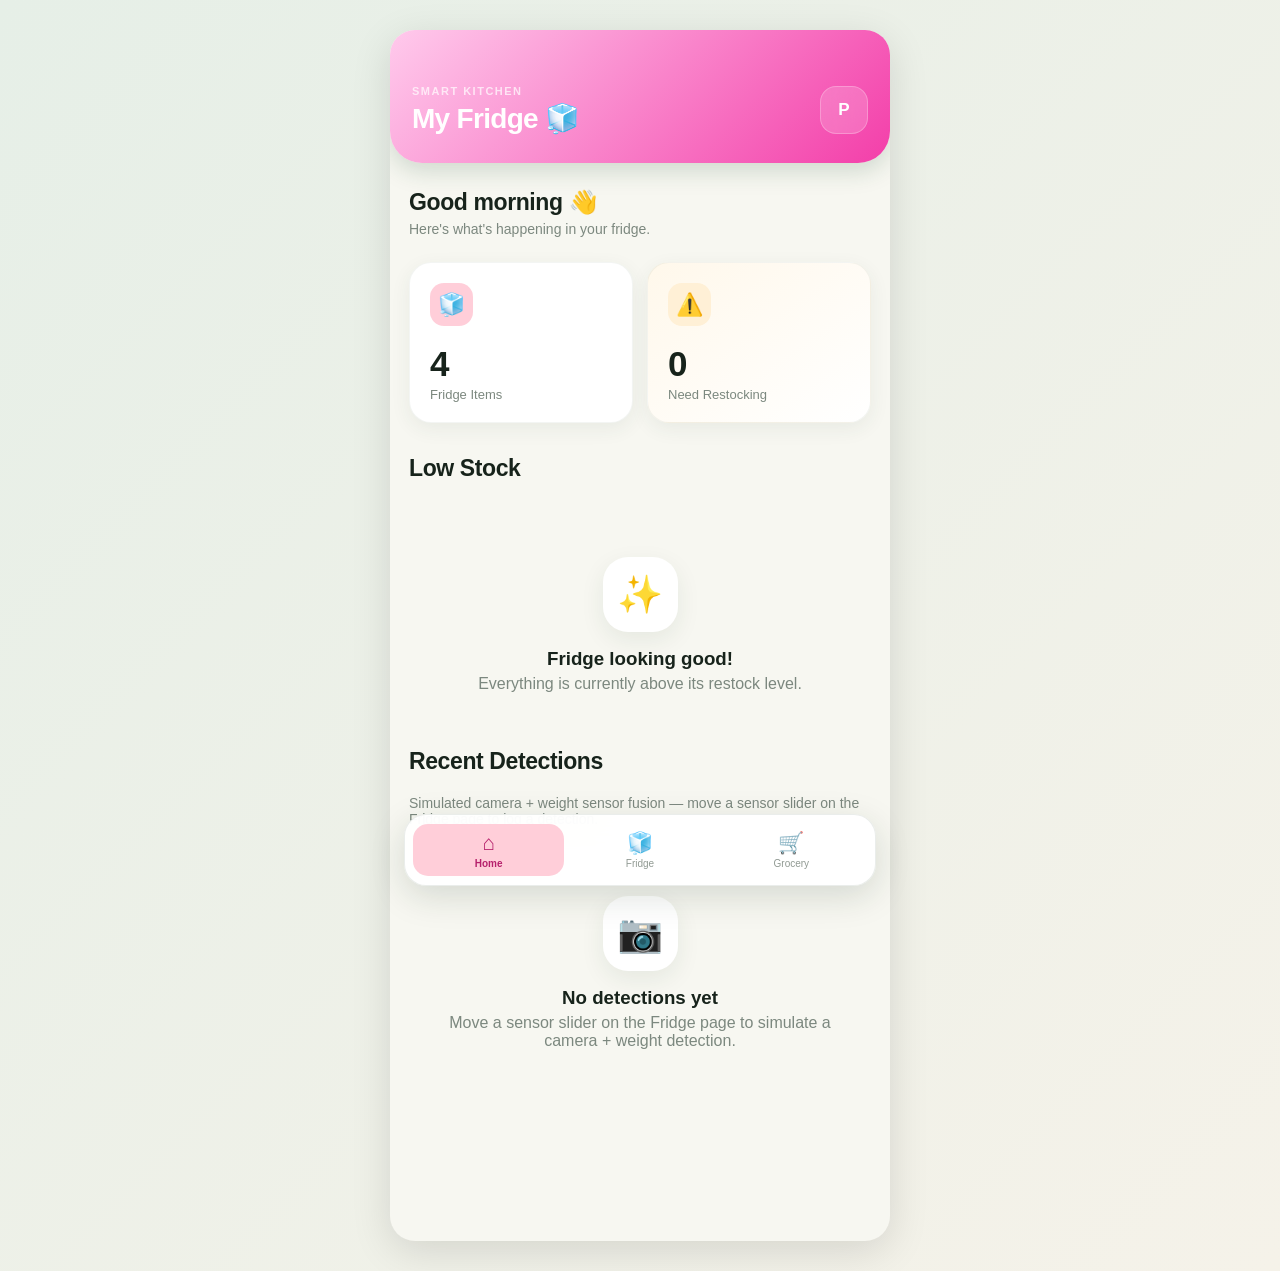
<file: index.html>
<!DOCTYPE html>
<html lang="en">
<head>
<meta charset="UTF-8">
<meta
name="viewport"
content="width=device-width, initial-scale=1.0"
>
<title>Smart Fridge</title>
<link rel="stylesheet" href="style.css">
</head>
<body>
<div class="app">
<!-- HEADER -->
<header>
<div>
<p class="small-title">SMART KITCHEN</p>
<h1>My Fridge 🧊</h1>
</div>
<button
class="profile"
id="profileIcon"
onclick="window.location.href='profile.html'"
>
P
</button>
</header>

<!-- DASHBOARD -->
<section id="dashboardPage" class="page active">
<h2>Good morning 👋</h2>
<p class="subtitle">
Here's what's happening in your fridge.
</p>

<div class="summary-grid">
<div class="summary-card">
<span>🧊</span>
<h3 id="totalItems">0</h3>
<p>Fridge Items</p>
</div>
<div class="summary-card warning">
<span>⚠️</span>
<h3 id="lowItems">0</h3>
<p>Need Restocking</p>
</div>
</div>

<div class="section-heading">
<h2>Low Stock</h2>
</div>
<div id="dashboardLowStock"></div>

<div class="section-heading">
<h2>Recent Detections</h2>
</div>
<p class="subtitle" style="margin-bottom: 14px;">
Simulated camera + weight sensor fusion — move a sensor slider on the Fridge page to log a detection.
</p>
<div id="activityFeed"></div>
</section>

<!-- FRIDGE PAGE -->
<section id="fridgePage" class="page">
<div class="section-heading">
<div>
<h2>My Fridge</h2>
<p>Monitor your groceries</p>
</div>
<button
class="add-button"
onclick="openAddModal()"
>
Add
</button>
</div>
<div id="fridgeItems"></div>
</section>

<!-- GROCERY LIST -->
<section id="groceryPage" class="page">
<div class="section-heading">
<div>
<h2>Grocery List 🛒</h2>
<p>
Automatically generated from
low-stock items.
</p>
</div>
</div>
<div id="groceryList"></div>
</section>

<!-- BOTTOM NAVIGATION -->
<nav>
<button
class="nav-button active"
onclick="showPage('dashboardPage', this)"
>
<span>⌂</span>
Home
</button>
<button
class="nav-button"
onclick="showPage('fridgePage', this)"
>
<span>🧊</span>
Fridge
</button>
<button
class="nav-button"
onclick="showPage('groceryPage', this)"
>
<span>🛒</span>
Grocery
</button>
</nav>
</div>

<!-- ADD ITEM MODAL -->
<div id="addModal" class="modal">
<div class="modal-content">
<h2>Add Fridge Item</h2>
<label>Grocery name</label>
<input
type="text"
id="itemName"
placeholder="Example: Milk"
>

<label>Current weight (grams)</label>
<input
type="number"
id="itemWeight"
placeholder="Example: 500"
>

<label>Restock below (grams)</label>
<input
type="number"
id="itemLimit"
placeholder="Example: 200"
>

<div class="modal-buttons">
<button
class="cancel-button"
onclick="closeAddModal()"
>
Cancel
</button>
<button
class="save-button"
onclick="addItem()"
>
Add Item
</button>
</div>
</div>
</div>

<script src="script.js"></script>
</body>
</html>
</file>
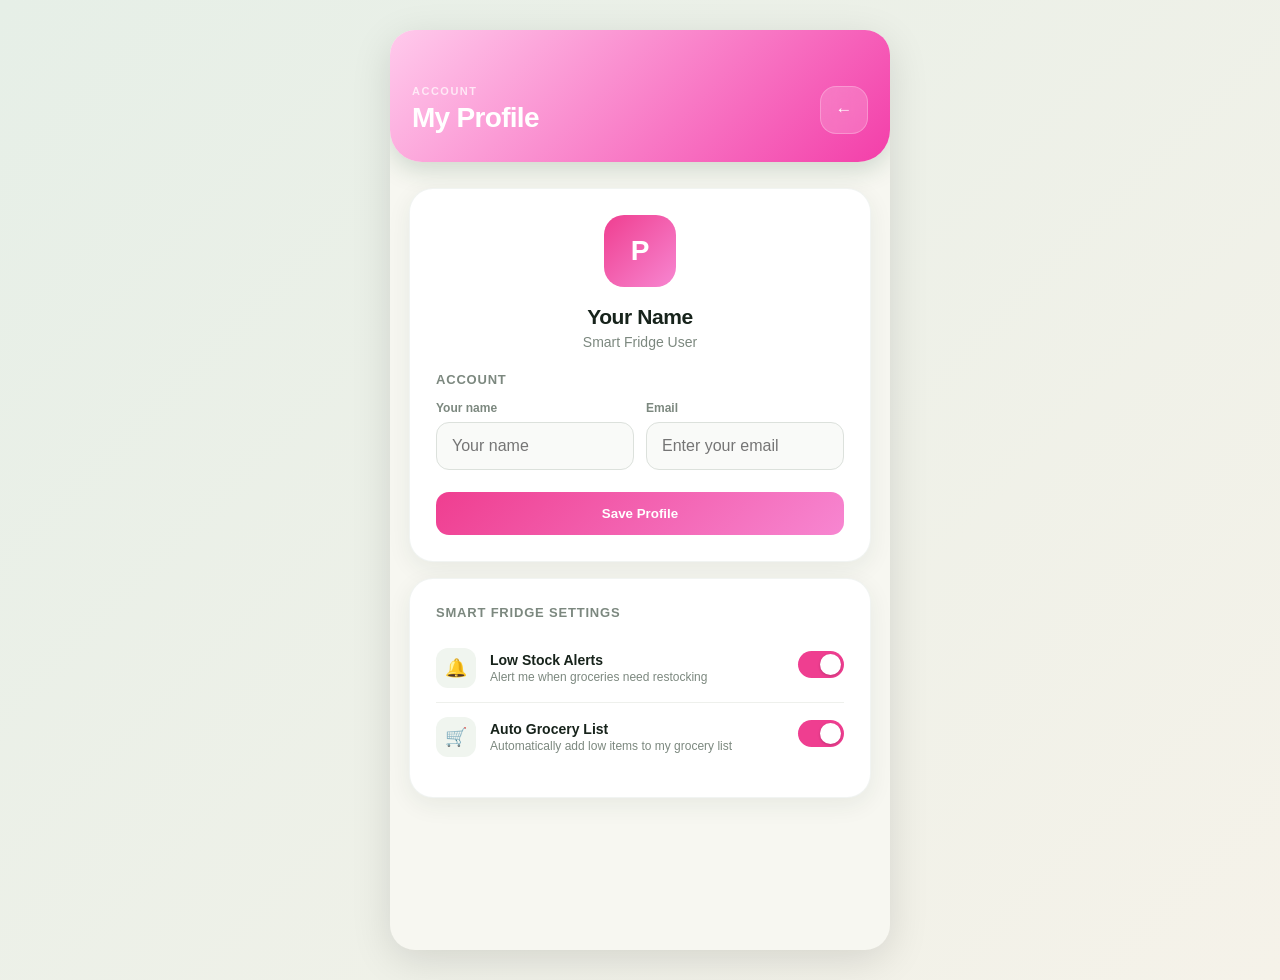
<file: profile.html>
<!DOCTYPE html>
<html lang="en">
<head>
<meta charset="UTF-8">
<meta
name="viewport"
content="width=device-width, initial-scale=1.0"
>
<title>Smart Fridge — Profile</title>
<link rel="stylesheet" href="style.css">
</head>
<body>
<div class="app">
<!-- HEADER -->
<header>
<div>
<p class="small-title">ACCOUNT</p>
<h1>My Profile</h1>
</div>
<button
class="profile"
onclick="window.location.href='index.html'"
>
←
</button>
</header>

<!-- PROFILE PAGE -->
<section class="page active">

<div class="profile-card">

<div class="profile-avatar" id="profileInitial">P</div>

<h2 id="profileDisplayName">Your Name</h2>
<p class="subtitle">Smart Fridge User</p>

<h3 class="settings-heading">Account</h3>

<div class="account-row">
<div>
<label>Your name</label>
<input
type="text"
id="profileName"
placeholder="Your name"
>
</div>
<div>
<label>Email</label>
<input
type="email"
id="profileEmail"
placeholder="Enter your email"
>
</div>
</div>

<button
class="save-button"
onclick="saveProfile()"
>
Save Profile
</button>

</div>

<div class="profile-card settings-card">

<h3 class="settings-heading">Smart Fridge Settings</h3>

<div class="setting-row">
<div class="setting-icon">🔔</div>
<div class="setting-text">
<h4>Low Stock Alerts</h4>
<p>Alert me when groceries need restocking</p>
</div>
<label class="toggle">
<input
type="checkbox"
id="lowStockToggle"
onchange="saveSettings()"
>
<span class="toggle-slider"></span>
</label>
</div>

<div class="setting-row">
<div class="setting-icon">🛒</div>
<div class="setting-text">
<h4>Auto Grocery List</h4>
<p>Automatically add low items to my grocery list</p>
</div>
<label class="toggle">
<input
type="checkbox"
id="autoGroceryToggle"
onchange="saveSettings()"
>
<span class="toggle-slider"></span>
</label>
</div>

</div>

</section>

</div>

<script src="profile.js"></script>
</body>
</html>
</file>
<file: style.css>
/* ================================
   SMART FRIDGE - MODERN UI
================================ */

* {
    box-sizing: border-box;
    margin: 0;
    padding: 0;
}

:root {
    --pink: #ef3e90;
    --pink-light: #f786d1;
    --green-light: #ffc8d5e2;

    --green: var(--pink);
    --green-dark: #b6216c;

    --cream: #f7f7f1;
    --white: #ffffff;

    --text: #17231b;
    --muted: #7c887f;

    --red: #d94b45;
    --red-light: #ffe7e4;

    --orange: #e89a38;
}

body {
    font-family:
        -apple-system,
        BlinkMacSystemFont,
        "SF Pro Display",
        "Segoe UI",
        sans-serif;

    background:
        linear-gradient(
            135deg,
            #e6efe7,
            #f5f2e9
        );

    color: var(--text);

    min-height: 100vh;
}


/* ================================
   APP
================================ */

.app {
    width: 100%;
    max-width: 500px;

    margin: auto;

    min-height: 100vh;

    background: var(--cream);

    padding-bottom: 110px;

    position: relative;
}


/* ================================
   HEADER
================================ */

header {
    padding:
        55px 22px
        28px;

    display: flex;
    justify-content: space-between;
    align-items: center;

    background:
        linear-gradient(
            135deg,
            #ffcaec,
            #f20894c5
        );

    color: white;

    border-radius:
        0 0
        32px 32px;

    box-shadow:
        0 8px 25px
        rgba(25, 75, 45, 0.18);
}

header h1 {
    font-size: 28px;
    font-weight: 750;

    letter-spacing: -0.7px;
}

.small-title {
    color:
        rgba(255, 255, 255, 0.7);

    font-size: 11px;

    font-weight: 700;

    letter-spacing: 1.5px;

    margin-bottom: 5px;
}

.profile {
    width: 48px;
    height: 48px;

    border-radius: 16px;

    display: flex;
    justify-content: center;
    align-items: center;

    background:
        rgba(255, 255, 255, 0.18);

    backdrop-filter: blur(10px);

    border:
        1px solid
        rgba(255, 255, 255, 0.25);

    font-size: 17px;
    font-weight: bold;

    color: white;
    font-family: inherit;
    cursor: pointer;
    transition: transform 0.2s ease;
}

.profile:active {
    transform: scale(0.94);
}


/* ================================
   PAGES
================================ */

.page {
    display: none;

    padding:
        26px 19px;
}

.page.active {
    display: block;

    animation:
        pageFade 0.25s ease;
}

@keyframes pageFade {

    from {
        opacity: 0;
        transform:
            translateY(5px);
    }

    to {
        opacity: 1;
        transform:
            translateY(0);
    }
}

.page h2 {
    font-size: 23px;

    letter-spacing:
        -0.4px;
}

.subtitle,
.section-heading p {
    color: var(--muted);

    margin-top: 5px;

    font-size: 14px;
}


/* ================================
   DASHBOARD
================================ */

.summary-grid {
    display: grid;

    grid-template-columns:
        1fr 1fr;

    gap: 14px;

    margin:
        25px 0 32px;
}

.summary-card {
    background: white;

    padding: 20px;

    border-radius: 22px;

    box-shadow:
        0 6px 20px
        rgba(40, 70, 50, 0.07);

    border:
        1px solid
        rgba(50, 80, 60, 0.06);

    transition:
        transform 0.2s ease;
}

.summary-card:hover {
    transform:
        translateY(-3px);
}

.summary-card span {
    width: 43px;
    height: 43px;

    display: flex;
    align-items: center;
    justify-content: center;

    background:
        var(--green-light);

    border-radius: 14px;

    font-size: 22px;
}

.summary-card h3 {
    font-size: 35px;

    margin-top: 18px;

    letter-spacing:
        -1px;
}

.summary-card p {
    color: var(--muted);

    margin-top: 3px;

    font-size: 13px;
}

.summary-card.warning {
    background:
        linear-gradient(
            145deg,
            #fff8eb,
            #ffffff
        );
}

.summary-card.warning span {
    background: #fff0d6;
}


/* ================================
   SECTION HEADINGS
================================ */

.section-heading {
    display: flex;

    justify-content:
        space-between;

    align-items:
        center;

    margin-bottom: 20px;
}


/* ================================
   ADD BUTTON
================================ */

.add-button {
    border: none;

    background:
        linear-gradient(
            135deg,
            var(--pink),
            var(--pink-light)
        );

    color: white;

    padding:
        11px 17px;

    border-radius: 14px;

    font-weight: 700;

    font-size: 14px;

    cursor: pointer;

    box-shadow:
        0 5px 12px
        rgba(47, 125, 74, 0.22);

    transition: 0.2s;
}

.add-button:active {
    transform: scale(0.96);
}


/* ================================
   FRIDGE CARD
================================ */

.fridge-card {
    background: white;

    border-radius: 24px;

    padding: 20px;

    margin-bottom: 16px;

    border:
        1px solid
        rgba(30, 70, 40, 0.06);

    box-shadow:
        0 7px 24px
        rgba(30, 60, 40, 0.07);

    transition:
        transform 0.2s ease,
        box-shadow 0.2s ease;
}

.fridge-card:hover {
    transform:
        translateY(-2px);

    box-shadow:
        0 10px 30px
        rgba(30, 60, 40, 0.1);
}


/* ================================
   ITEM HEADER
================================ */

.item-top {
    display: flex;

    justify-content:
        space-between;

    align-items: center;
}

.item-name {
    display: flex;

    align-items: center;

    gap: 11px;

    font-size: 19px;

    font-weight: 750;
}

.food-icon {
    width: 43px;
    height: 43px;

    display: flex;
    align-items: center;
    justify-content: center;

    background: #f0f5ef;

    border-radius: 14px;

    font-size: 23px;
}


/* ================================
   STATUS
================================ */

.status {
    padding:
        7px 11px;

    border-radius: 50px;

    font-size: 10px;

    font-weight: 800;

    letter-spacing:
        0.5px;
}

.status.good {
    background:
        var(--green-light);

    color:
        var(--green-dark);
}

.status.low {
    background:
        var(--red-light);

    color:
        var(--red);
}


/* ================================
   WEIGHT
================================ */

.weight {
    margin-top: 18px;

    font-size: 34px;

    font-weight: 750;

    letter-spacing:
        -1px;
}

.weight small {
    font-size: 17px;

    color:
        var(--muted);
}

.weight-label {
    color:
        var(--muted);

    font-size: 12px;

    margin-top: 2px;
}


/* ================================
   PROGRESS BAR
================================ */

.progress {
    width: 100%;

    height: 9px;

    background: #edf0ec;

    border-radius: 20px;

    margin:
        16px 0 20px;

    overflow: hidden;
}

.progress-bar {
    height: 100%;

    background:
        linear-gradient(
            90deg,
            #5ca66f,
            #287942
        );

    border-radius: 20px;

    transition:
        width 0.4s ease;
}

.progress-bar.low {
    background:
        linear-gradient(
            90deg,
            #ef8a75,
            #d94b45
        );
}


/* ================================
   CONTROLS
================================ */

.control-box {
    background: #f8faf7;

    padding: 14px;

    border-radius: 16px;

    margin-top: 10px;
}

.control-title {
    font-size: 12px;

    color:
        var(--muted);

    display: flex;

    justify-content:
        space-between;
}

.control-title strong {
    color:
        var(--text);
}

input[type="range"] {
    width: 100%;

    margin-top: 10px;

    accent-color:
        var(--green);
}

.item-actions {
    display: flex;

    justify-content:
        space-between;

    align-items: center;

    margin-top: 16px;
}

.limit-text {
    font-size: 12px;

    color:
        var(--muted);
}

.delete-button {
    border: none;

    background:
        var(--red-light);

    color:
        var(--red);

    padding:
        8px 12px;

    border-radius: 10px;

    font-weight: 700;

    cursor: pointer;
}


/* ================================
   GROCERY LIST
================================ */

.grocery-item {
    display: flex;

    align-items: center;

    gap: 14px;

    background: white;

    padding: 17px;

    margin-bottom: 12px;

    border-radius: 19px;

    box-shadow:
        0 5px 18px
        rgba(30, 60, 40, 0.06);

    border:
        1px solid
        rgba(30, 60, 40, 0.05);
}

.grocery-item input {
    width: 22px;
    height: 22px;

    accent-color:
        var(--green);
}

.grocery-info {
    flex: 1;
}

.grocery-info h3 {
    font-size: 16px;

    margin-bottom: 3px;
}

.grocery-info p {
    font-size: 12px;

    color:
        var(--muted);
}

.grocery-warning {
    width: 38px;
    height: 38px;

    display: flex;

    align-items: center;
    justify-content: center;

    border-radius: 12px;

    background:
        var(--red-light);
}


/* ================================
   EMPTY SCREEN
================================ */

.empty-message {
    text-align: center;

    padding:
        55px 25px;

    color:
        var(--muted);
}

.empty-message .emoji {
    width: 75px;
    height: 75px;

    margin:
        0 auto 16px;

    display: flex;

    justify-content: center;
    align-items: center;

    background: white;

    border-radius: 25px;

    font-size: 37px;

    box-shadow:
        0 8px 25px
        rgba(30, 60, 40, 0.08);
}

.empty-message h3 {
    color:
        var(--text);

    margin-bottom: 5px;
}


/* ================================
   PROFILE PAGE
================================ */

.profile-card {
    background: white;
    border-radius: 24px;
    padding: 26px;
    box-shadow: 0 7px 24px rgba(30, 60, 40, 0.07);
    border: 1px solid rgba(30, 70, 40, 0.06);
    margin-bottom: 16px;
    text-align: center;
}

.profile-avatar {
    width: 72px;
    height: 72px;
    margin: 0 auto 18px;
    display: flex;
    align-items: center;
    justify-content: center;
    background: linear-gradient(135deg, var(--pink), var(--pink-light));
    color: white;
    border-radius: 20px;
    font-size: 28px;
    font-weight: 800;
}

.profile-card h2 {
    font-size: 21px;
}

.profile-card .subtitle {
    text-align: center;
}

.settings-heading {
    text-align: left;
    font-size: 13px;
    color: var(--muted);
    text-transform: uppercase;
    letter-spacing: 0.8px;
    margin: 22px 0 14px;
    font-weight: 800;
}

.account-row {
    display: flex;
    gap: 12px;
    text-align: left;
}

.account-row > div {
    flex: 1;
}

.profile-card label {
    display: block;
    margin: 0 0 7px;
    font-size: 12px;
    color: var(--muted);
    font-weight: 700;
    text-align: left;
}

.profile-card input {
    width: 100%;
    padding: 14px 15px;
    border: 1px solid #dce1dc;
    background: #f9faf8;
    border-radius: 13px;
    font-size: 16px;
    outline: none;
}

.profile-card input:focus {
    border-color: var(--pink);
    background: white;
}

.profile-card .save-button {
    width: 100%;
    margin-top: 22px;
    border: none;
    border-radius: 13px;
    padding: 14px;
    font-weight: 750;
    cursor: pointer;
    color: white;
    background: linear-gradient(135deg, var(--pink), var(--pink-light));
}

.settings-card {
    text-align: left;
}

.settings-card .settings-heading {
    margin-top: 0;
}

.setting-row {
    display: flex;
    align-items: center;
    gap: 14px;
    padding: 14px 0;
    border-top: 1px solid #eef0ec;
}

.setting-row:first-of-type {
    border-top: none;
}

.setting-icon {
    width: 40px;
    height: 40px;
    flex-shrink: 0;
    display: flex;
    align-items: center;
    justify-content: center;
    background: #f0f5ef;
    border-radius: 12px;
    font-size: 18px;
}

.setting-text {
    flex: 1;
}

.setting-text h4 {
    font-size: 14px;
}

.setting-text p {
    font-size: 12px;
    color: var(--muted);
    margin-top: 2px;
}

.toggle {
    position: relative;
    display: inline-block;
    width: 46px;
    height: 27px;
    flex-shrink: 0;
}

.toggle input {
    opacity: 0;
    width: 0;
    height: 0;
}

.toggle-slider {
    position: absolute;
    cursor: pointer;
    inset: 0;
    background-color: #d8ddd7;
    border-radius: 30px;
    transition: 0.2s;
}

.toggle-slider::before {
    position: absolute;
    content: "";
    height: 21px;
    width: 21px;
    left: 3px;
    bottom: 3px;
    background-color: white;
    border-radius: 50%;
    transition: 0.2s;
    box-shadow: 0 1px 3px rgba(0, 0, 0, 0.2);
}

.toggle input:checked + .toggle-slider {
    background-color: var(--pink);
}

.toggle input:checked + .toggle-slider::before {
    transform: translateX(19px);
}


/* ================================
   NAVIGATION
================================ */

nav {
    position: fixed;

    bottom: 14px;

    left: 50%;

    transform:
        translateX(-50%);

    width:
        calc(100% - 28px);

    max-width: 472px;

    background:
        rgba(255, 255, 255, 0.94);

    backdrop-filter:
        blur(20px);

    display: flex;

    justify-content:
        space-around;

    border:
        1px solid
        rgba(50, 80, 60, 0.1);

    border-radius: 22px;

    padding:
        9px 8px
        calc(
            9px +
            env(safe-area-inset-bottom)
        );

    box-shadow:
        0 10px 35px
        rgba(20, 50, 30, 0.15);
}

.nav-button {
    flex: 1;

    border: none;

    background:
        transparent;

    color:
        #919a93;

    min-height: 52px;

    border-radius: 15px;

    display: flex;

    flex-direction: column;

    align-items: center;

    justify-content: center;

    gap: 3px;

    font-size: 10px;

    cursor: pointer;

    transition: 0.2s;
}

.nav-button span {
    font-size: 21px;
}

.nav-button.active {
    color:
        var(--green-dark);

    background:
        var(--green-light);

    font-weight: 750;
}


/* ================================
   MODAL
================================ */

.modal {
    display: none;

    position: fixed;

    inset: 0;

    z-index: 100;

    background:
        rgba(10, 25, 15, 0.55);

    backdrop-filter:
        blur(7px);

    justify-content:
        center;

    align-items:
        flex-end;

    padding: 15px;
}

.modal.show {
    display: flex;
}

.modal-content {
    width: 100%;

    max-width: 470px;

    background:
        var(--white);

    border-radius:
        27px;

    padding:
        27px;

    animation:
        modalUp 0.3s ease;
}

@keyframes modalUp {

    from {
        transform:
            translateY(50px);

        opacity: 0;
    }

    to {
        transform:
            translateY(0);

        opacity: 1;
    }
}

.modal-content h2 {
    font-size: 23px;

    margin-bottom: 22px;
}

.modal-content label {
    display: block;

    margin:
        16px 0 7px;

    font-size: 12px;

    color:
        var(--muted);

    font-weight: 700;
}

.modal-content input {
    width: 100%;
    padding: 13px;
    border: 1px solid #ccd2cc;
    border-radius: 10px;
    font-size: 16px;
}
.modal-buttons {
    display: flex;
    gap: 10px;
    margin-top: 25px;
}
.modal-buttons button {
    flex: 1;
    padding: 13px;
    border: none;
    border-radius: 10px;
    font-weight: bold;
    cursor: pointer;
}
.cancel-button {
    background: #eeeeee;
}
.save-button {
    background: #28783b;
    color: white;
}

/* DESKTOP */
@media (min-width: 700px) {
    body {
        padding: 30px 0;
    }
    .app {
        min-height: 850px;
        border-radius: 25px;
        overflow: hidden;
        box-shadow:
            0 10px 40px
            rgba(0, 0, 0, 0.12);
    }
}
</file>
